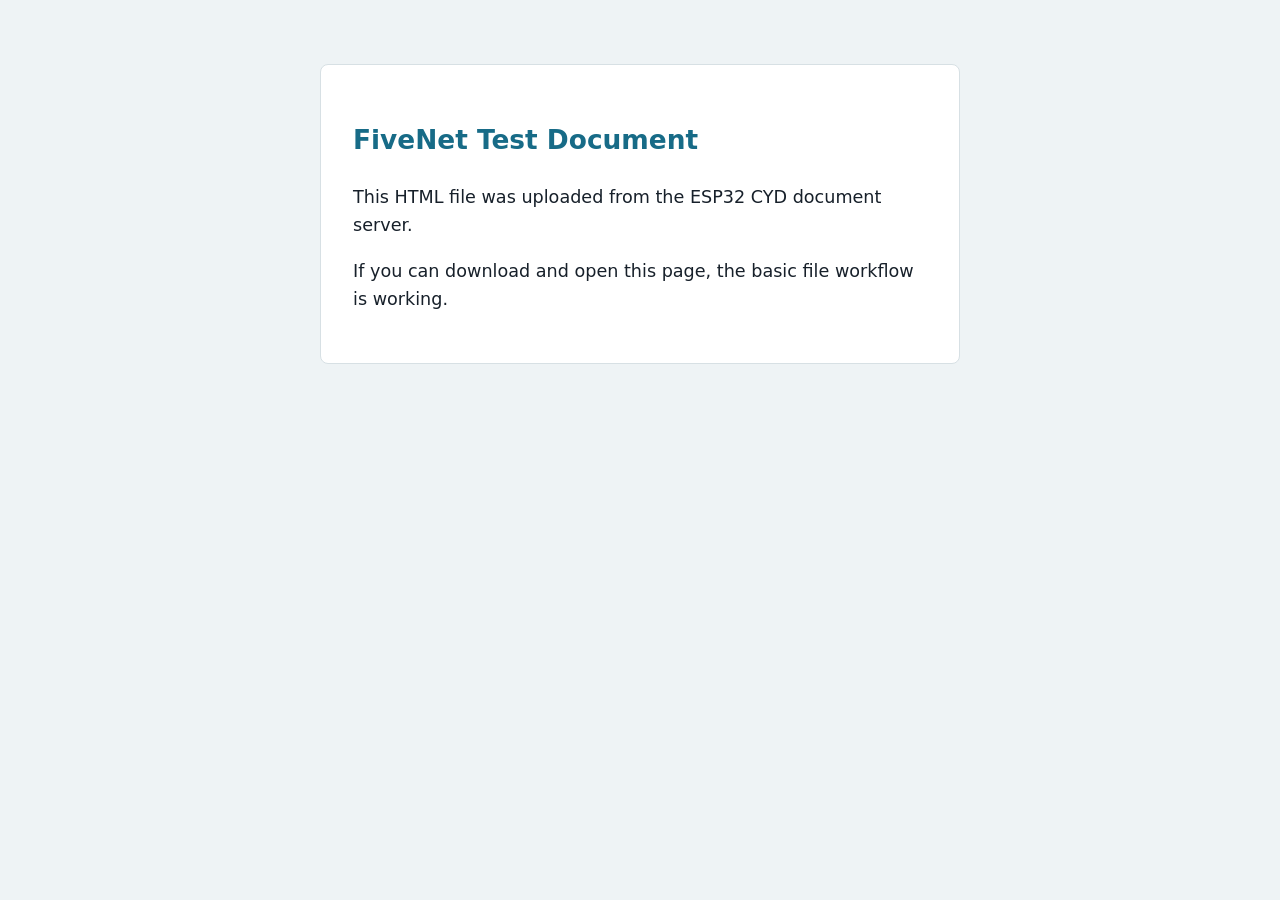
<file: CYD-DocumentServer/index.html>
<!doctype html>
<html lang="en">
<head>
  <meta charset="utf-8">
  <meta name="viewport" content="width=device-width, initial-scale=1">
  <title>FiveNet Test Document</title>
  <style>
    body {
      max-width: 40rem;
      margin: 4rem auto;
      padding: 0 1.5rem;
      color: #17202a;
      background: #eef3f5;
      font: 1.1rem/1.6 system-ui, sans-serif;
    }
    article {
      padding: 2rem;
      background: white;
      border: 1px solid #d7e0e4;
      border-radius: 8px;
    }
    h1 { color: #176b87; }
  </style>
</head>
<body>
  <article>
    <h1>FiveNet Test Document</h1>
    <p>This HTML file was uploaded from the ESP32 CYD document server.</p>
    <p>If you can download and open this page, the basic file workflow is working.</p>
  </article>
</body>
</html>
</file>
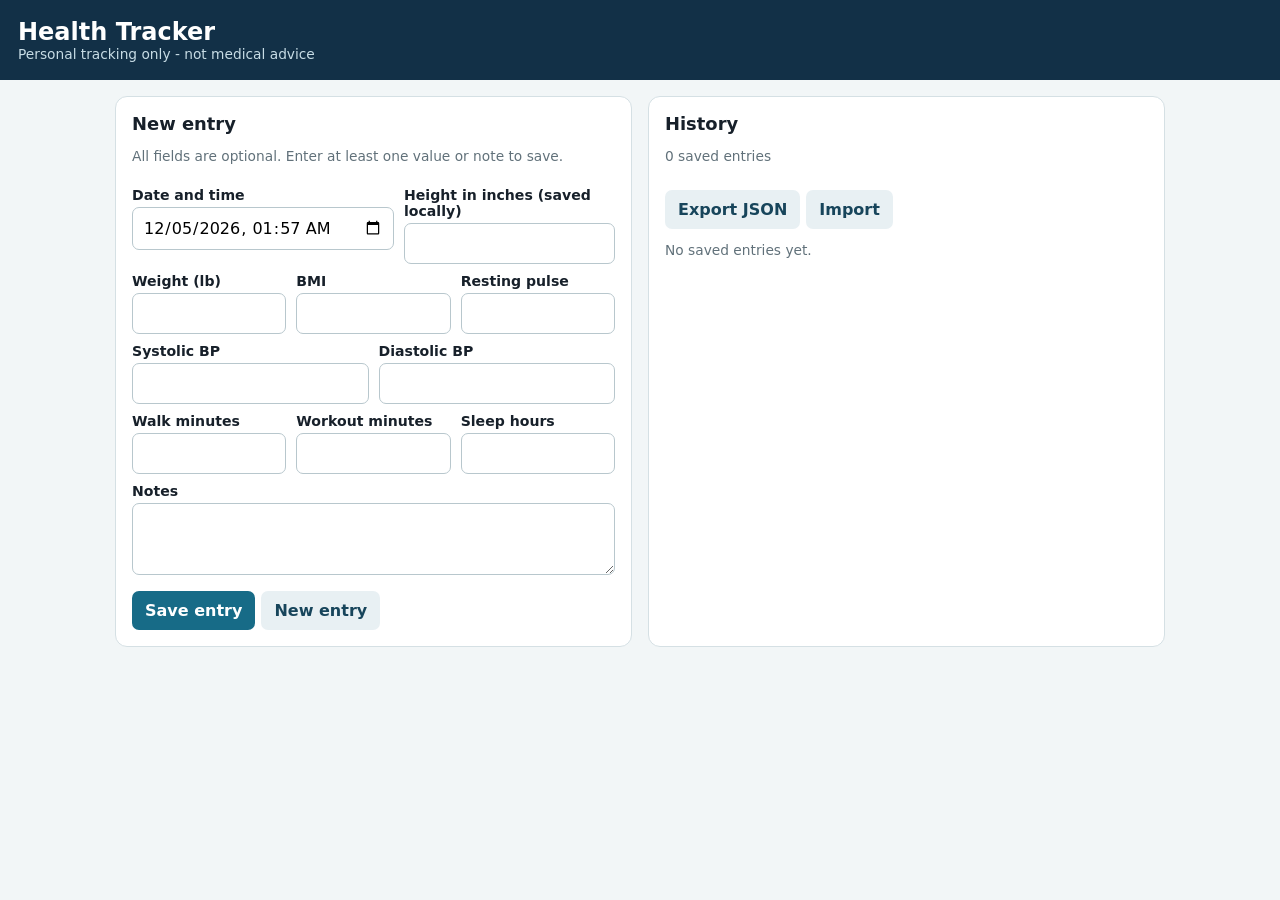
<file: HealthTracker/index.html>
<!doctype html>
<html>
  <head>
    <meta charset="utf-8" />
    <meta name="viewport" content="width=device-width,initial-scale=1" />
    <link rel="icon" href="data:," />
    <title>Health Tracker</title>
    <style>
      body {
        margin: 0;
        background: #f2f6f7;
        color: #17202a;
        font:
          16px system-ui,
          sans-serif;
      }
      header {
        background: #123047;
        color: #fff;
        padding: 18px;
      }
      h1 {
        margin: 0;
        font-size: 1.5rem;
      }
      main {
        max-width: 1050px;
        margin: auto;
        padding: 16px;
        display: grid;
        grid-template-columns: 1fr 1fr;
        gap: 16px;
      }
      .card {
        background: #fff;
        border: 1px solid #d5e0e4;
        border-radius: 12px;
        padding: 16px;
      }
      h2 {
        margin: 0 0 10px;
        font-size: 1.12rem;
      }
      label {
        display: block;
        font-weight: 700;
        font-size: 0.88rem;
        margin: 9px 0 4px;
      }
      input,
      textarea,
      button {
        font: inherit;
      }
      input,
      textarea {
        width: 100%;
        box-sizing: border-box;
        padding: 10px;
        border: 1px solid #b8c7cd;
        border-radius: 7px;
      }
      textarea {
        min-height: 72px;
      }
      .row {
        display: grid;
        grid-template-columns: 1fr 1fr;
        gap: 10px;
      }
      .three {
        grid-template-columns: repeat(3, 1fr);
      }
      button {
        border: 0;
        border-radius: 7px;
        padding: 10px 13px;
        background: #176b87;
        color: #fff;
        font-weight: 700;
        cursor: pointer;
        margin: 12px 6px 0 0;
      }
      .alt {
        background: #e8f0f3;
        color: #17455b;
      }
      .bad {
        background: #a43d3d;
      }
      .note {
        font-size: 0.86rem;
        color: #61717a;
      }
      .error {
        display: none;
        background: #fff4df;
        color: #805000;
        padding: 10px;
        border-radius: 7px;
        margin-top: 10px;
      }
      .error.show {
        display: block;
      }
      table {
        width: 100%;
        border-collapse: collapse;
        font-size: 0.9rem;
      }
      th,
      td {
        padding: 8px 5px;
        border-bottom: 1px solid #d5e0e4;
        text-align: left;
        vertical-align: top;
      }
      th {
        font-size: 0.72rem;
        color: #61717a;
      }
      @media (max-width: 720px) {
        main {
          grid-template-columns: 1fr;
          padding: 10px;
        }
        .row,
        .three {
          grid-template-columns: 1fr;
        }
      }
    </style>
  </head>
  <body>
    <header>
      <h1>Health Tracker</h1>
      <div class="note" style="color: #c7dce5">
        Personal tracking only - not medical advice
      </div>
    </header>
    <main>
      <section class="card">
        <h2>New entry</h2>
        <p class="note">
          All fields are optional. Enter at least one value or note to save.
        </p>
        <form id="entryForm">
          <div class="row">
            <div>
              <label>Date and time</label
              ><input id="when" type="datetime-local" required />
            </div>
            <div>
              <label>Height in inches (saved locally)</label
              ><input id="height" type="number" step=".1" min="1" />
            </div>
          </div>
          <div class="row three">
            <div>
              <label>Weight (lb)</label
              ><input id="weight" type="number" step=".1" min="1" />
            </div>
            <div><label>BMI</label><input id="bmi" readonly /></div>
            <div>
              <label>Resting pulse</label
              ><input id="pulse" type="number" min="1" />
            </div>
          </div>
          <div class="row">
            <div>
              <label>Systolic BP</label><input id="sys" type="number" min="1" />
            </div>
            <div>
              <label>Diastolic BP</label
              ><input id="dia" type="number" min="1" />
            </div>
          </div>
          <div class="row three">
            <div>
              <label>Walk minutes</label
              ><input id="walk" type="number" min="0" />
            </div>
            <div>
              <label>Workout minutes</label
              ><input id="workout" type="number" min="0" />
            </div>
            <div>
              <label>Sleep hours</label
              ><input id="sleep" type="number" min="0" step=".1" />
            </div>
          </div>
          <label>Notes</label><textarea id="notes"></textarea>
          <div id="error" class="error"></div>
          <button>Save entry</button
          ><button type="button" class="alt" id="new">New entry</button
          ><button type="button" class="bad" id="remove" style="display: none">
            Delete entry
          </button>
        </form>
      </section>
      <section class="card">
        <h2>History</h2>
        <p id="summary" class="note"></p>
        <button class="alt" id="export">Export JSON</button
        ><button class="alt" id="import">Import</button
        ><input
          id="file"
          type="file"
          accept="application/json"
          style="display: none"
        />
        <div id="list"></div>
      </section>
    </main>
    <script>
      (function () {
        var K = "cyd.health.compat.v1",
          H = "cyd.health.compat.height",
          $ = function (id) {
            return document.getElementById(id);
          },
          data = read(),
          edit = null;
        function read() {
          try {
            return JSON.parse(localStorage.getItem(K)) || [];
          } catch (e) {
            return [];
          }
        }
        function id() {
          if (window.crypto && typeof window.crypto.randomUUID === "function") {
            return window.crypto.randomUUID();
          }
          return (
            Date.now().toString(36) +
            "-" +
            Math.random().toString(36).slice(2, 11)
          );
        }
        function value(n) {
          return $(n).value.trim();
        }
        function num(n) {
          var x = value(n);
          return x === "" ? null : Number(x);
        }
        function esc(s) {
          return String(s || "").replace(/[&<>]/g, function (c) {
            return c === "&" ? "&amp;" : c === "<" ? "&lt;" : "&gt;";
          });
        }
        function reset() {
          edit = null;
          $("entryForm").reset();
          $("when").value = new Date(
            Date.now() - new Date().getTimezoneOffset() * 60000,
          )
            .toISOString()
            .slice(0, 16);
          $("height").value = localStorage.getItem(H) || "";
          $("bmi").value = "";
          $("remove").style.display = "none";
          $("error").className = "error";
        }
        function calc() {
          var w = num("weight"),
            h = num("height");
          $("bmi").value = w && h ? ((w * 703) / (h * h)).toFixed(1) : "";
        }
        function draw() {
          data.sort(function (a, b) {
            return b.when.localeCompare(a.when);
          });
          $("summary").textContent =
            data.length + " saved entr" + (data.length === 1 ? "y" : "ies");
          $("list").innerHTML = data.length
            ? "<table><tr><th>Date</th><th>Weight/BMI</th><th>BP/Pulse</th><th>Activity</th><th>Notes</th></tr>" +
              data
                .map(function (r) {
                  return (
                    '<tr data-id="' +
                    r.id +
                    '"><td>' +
                    new Date(r.when).toLocaleString() +
                    "</td><td>" +
                    (r.weight == null ? "—" : r.weight + " lb") +
                    (r.bmi ? " / " + r.bmi : "") +
                    "</td><td>" +
                    (r.sys == null ? "—" : r.sys) +
                    "/" +
                    (r.dia == null ? "—" : r.dia) +
                    (r.pulse == null ? "" : " · " + r.pulse) +
                    "</td><td>" +
                    (r.walk == null ? "" : "Walk " + r.walk + "m ") +
                    (r.workout == null ? "" : "Work " + r.workout + "m ") +
                    (r.sleep == null ? "" : "Sleep " + r.sleep + "h") +
                    "</td><td>" +
                    esc(r.notes) +
                    "</td></tr>"
                  );
                })
                .join("") +
              "</table>"
            : '<p class="note">No saved entries yet.</p>';
          Array.prototype.forEach.call(
            document.querySelectorAll("tr[data-id]"),
            function (row) {
              row.onclick = function () {
                show(
                  data.filter(function (x) {
                    return x.id === row.getAttribute("data-id");
                  })[0],
                );
              };
            },
          );
        }
        function show(r) {
          edit = r.id;
          [
            "when",
            "weight",
            "pulse",
            "sys",
            "dia",
            "walk",
            "workout",
            "sleep",
            "notes",
          ].forEach(function (n) {
            $(n).value = r[n] == null ? "" : r[n];
          });
          $("height").value = localStorage.getItem(H) || "";
          $("bmi").value = r.bmi || "";
          $("remove").style.display = "inline-block";
          window.scrollTo(0, 0);
        }
        $("weight").oninput = calc;
        $("height").oninput = function () {
          localStorage.setItem(H, value("height"));
          calc();
        };
        $("entryForm").onsubmit = function (e) {
          e.preventDefault();
          var names = [
              "height",
              "weight",
              "pulse",
              "sys",
              "dia",
              "walk",
              "workout",
              "sleep",
              "notes",
            ],
            has = names.some(function (n) {
              return value(n) !== "";
            });
          if (!has) {
            $("error").textContent =
              "Enter at least one value or note before saving.";
            $("error").className = "error show";
            return;
          }
          var r = {
            when: value("when"),
            weight: num("weight"),
            bmi: value("bmi") || null,
            pulse: num("pulse"),
            sys: num("sys"),
            dia: num("dia"),
            walk: num("walk"),
            workout: num("workout"),
            sleep: num("sleep"),
            notes: value("notes"),
          };
          if ((r.sys == null) !== (r.dia == null)) {
            $("error").textContent =
              "Enter both systolic and diastolic for blood pressure.";
            $("error").className = "error show";
            return;
          }
          if (edit) {
            data.forEach(function (x) {
              if (x.id === edit) Object.assign(x, r);
            });
          } else {
            r.id = id();
            data.push(r);
          }
          localStorage.setItem(K, JSON.stringify(data));
          draw();
          reset();
        };
        $("new").onclick = reset;
        $("remove").onclick = function () {
          if (edit && confirm("Delete this entry?")) {
            data = data.filter(function (x) {
              return x.id !== edit;
            });
            localStorage.setItem(K, JSON.stringify(data));
            draw();
            reset();
          }
        };
        $("export").onclick = function () {
          var a = document.createElement("a"),
            b = new Blob(
              [
                JSON.stringify(
                  { entries: data, height: localStorage.getItem(H) },
                  null,
                  2,
                ),
              ],
              { type: "application/json" },
            );
          a.href = URL.createObjectURL(b);
          a.download = "health-tracker-backup.json";
          a.click();
        };
        $("import").onclick = function () {
          $("file").click();
        };
        $("file").onchange = function (e) {
          var f = e.target.files[0],
            r = new FileReader();
          if (!f) return;
          r.onload = function () {
            try {
              var x = JSON.parse(r.result);
              if (!Array.isArray(x.entries)) throw 0;
              if (confirm("Replace current entries?")) {
                data = x.entries;
                localStorage.setItem(K, JSON.stringify(data));
                if (x.height) localStorage.setItem(H, x.height);
                draw();
                reset();
              }
            } catch (z) {
              alert("Invalid backup file.");
            }
          };
          r.readAsText(f);
        };
        reset();
        draw();
      })();
    </script>
  </body>
</html>
</file>
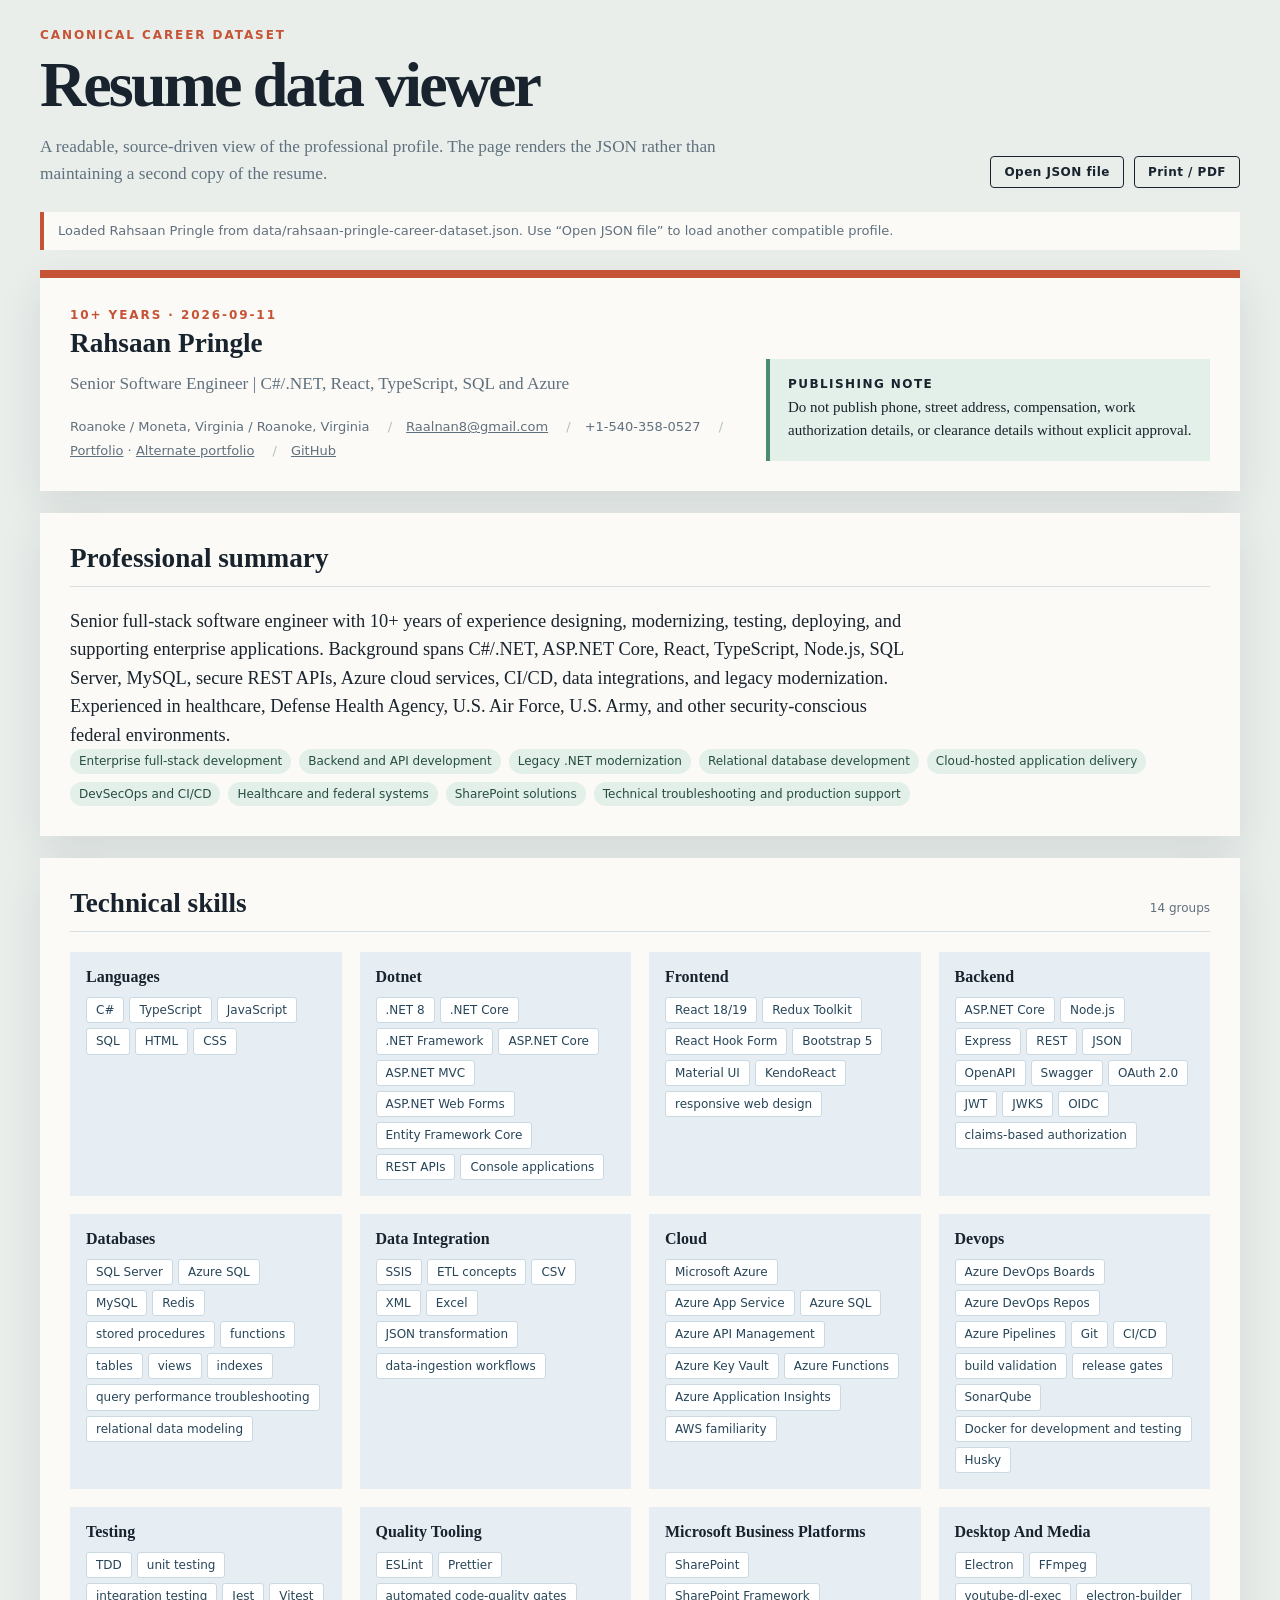
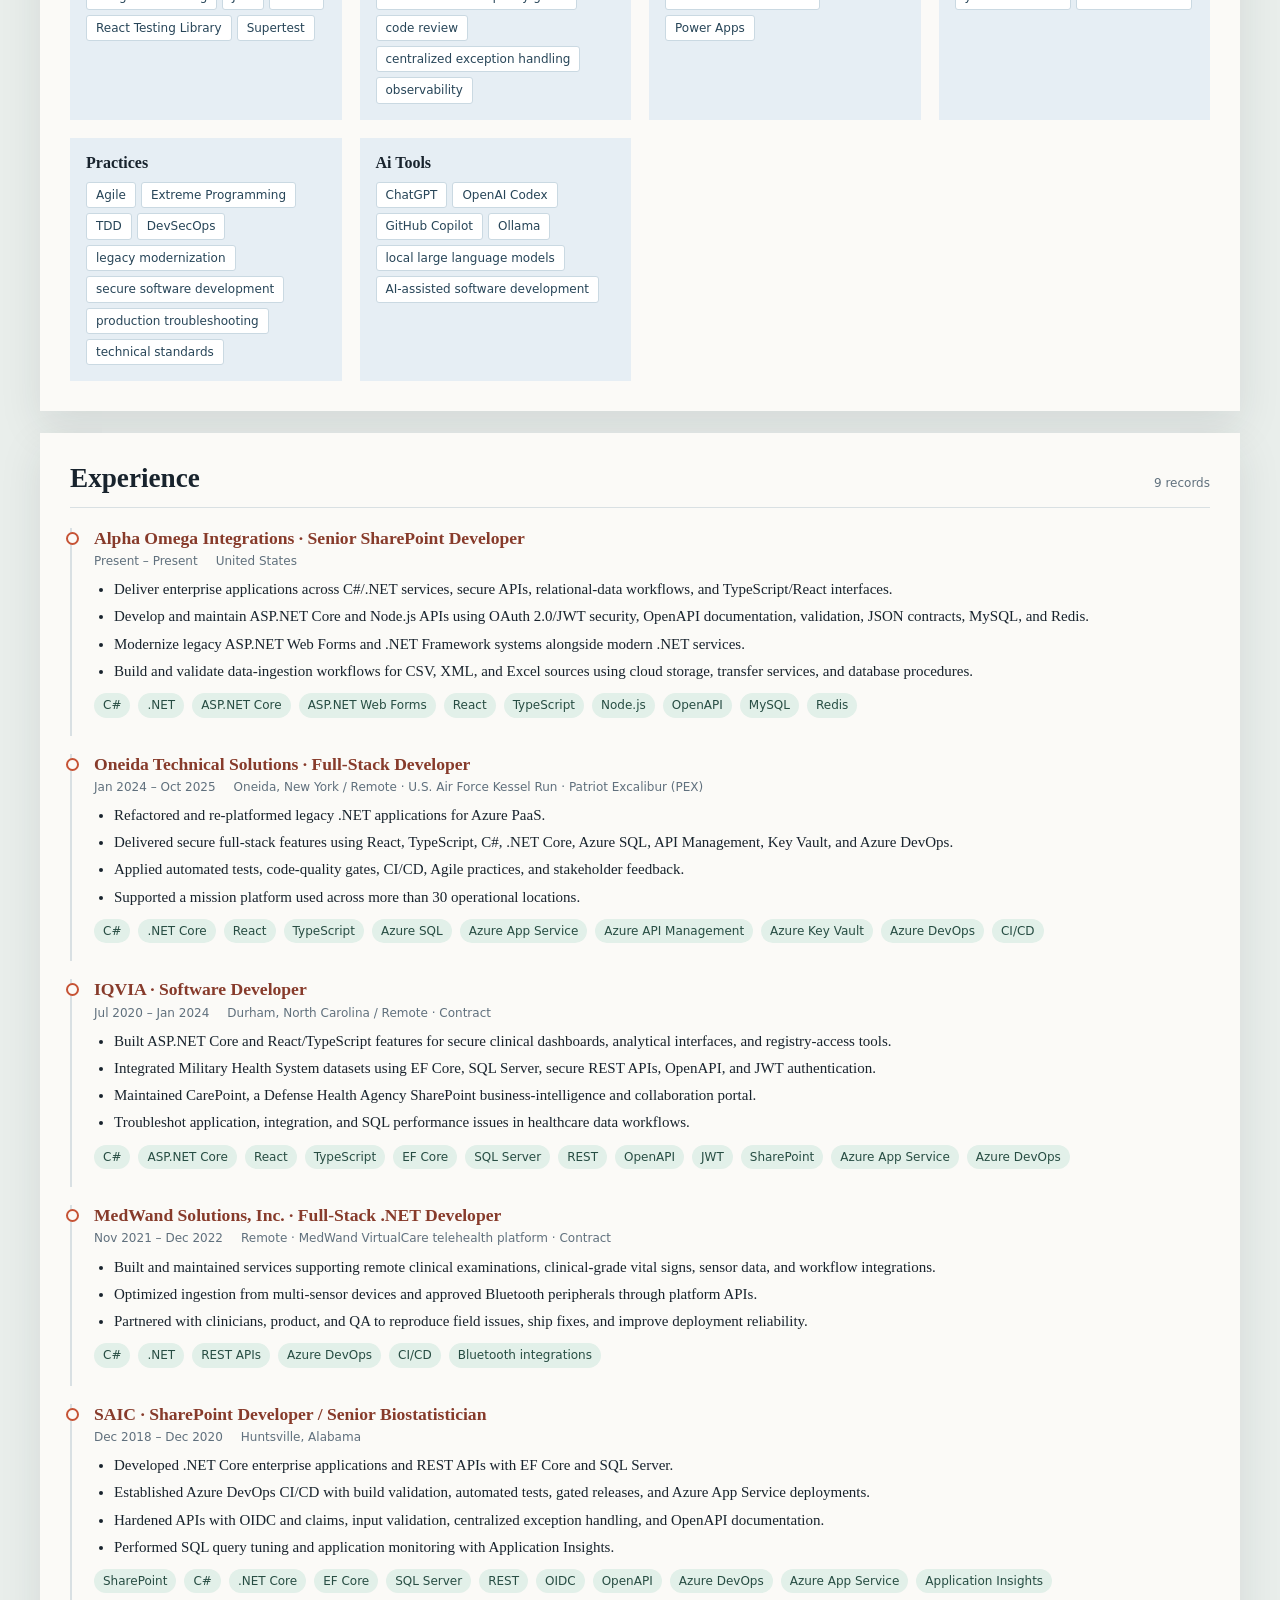
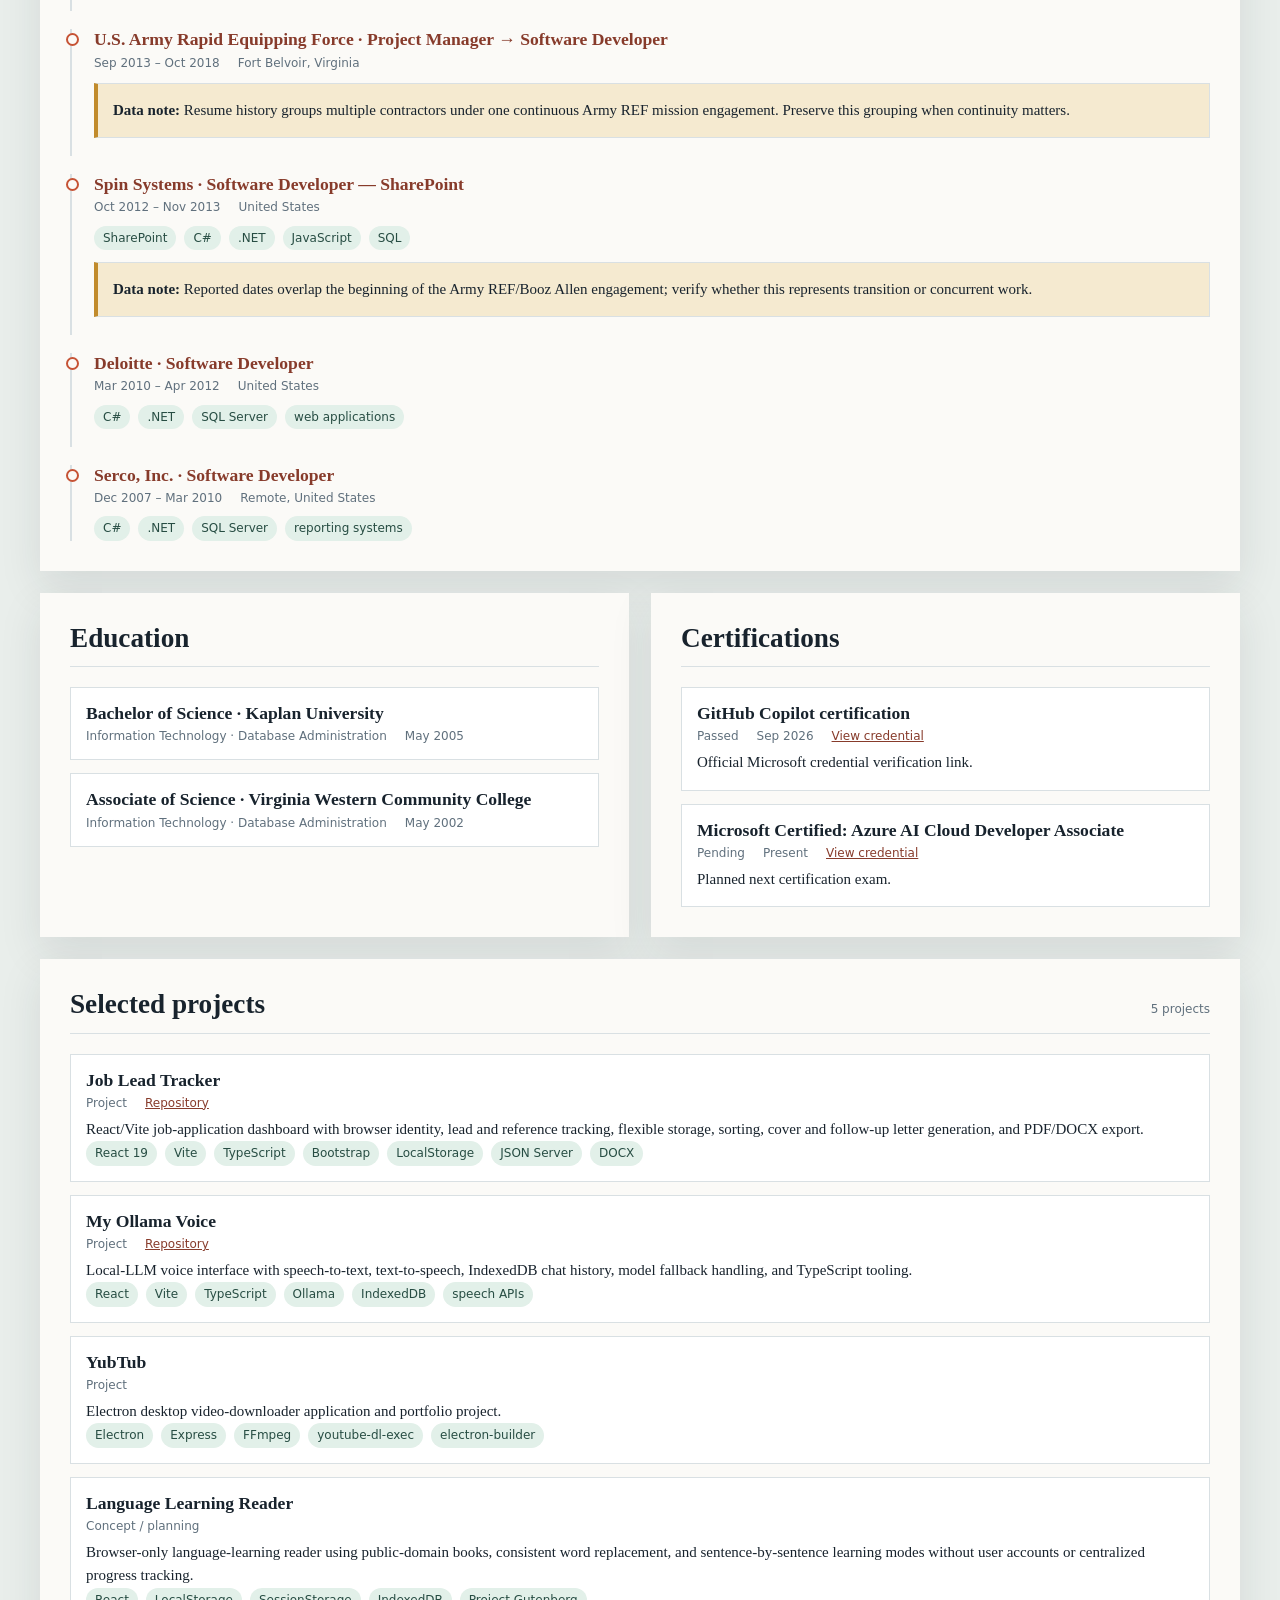
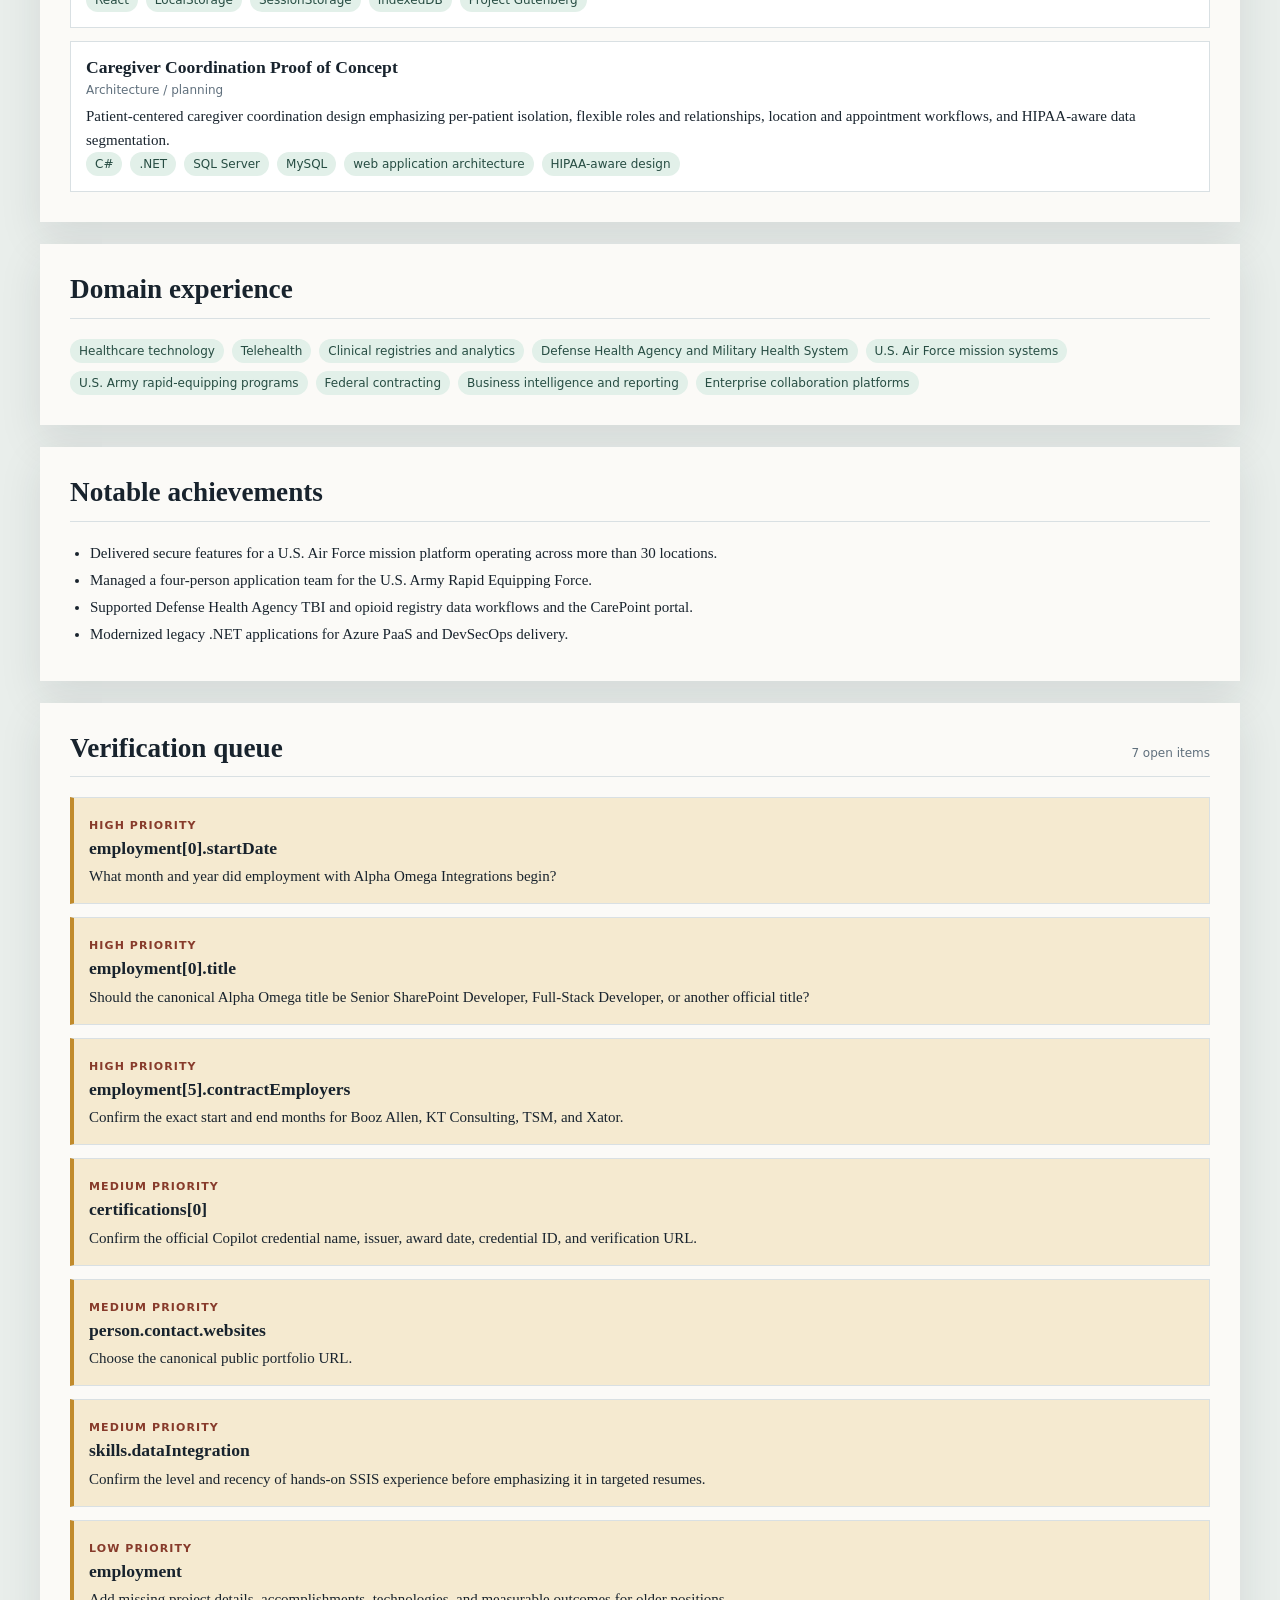
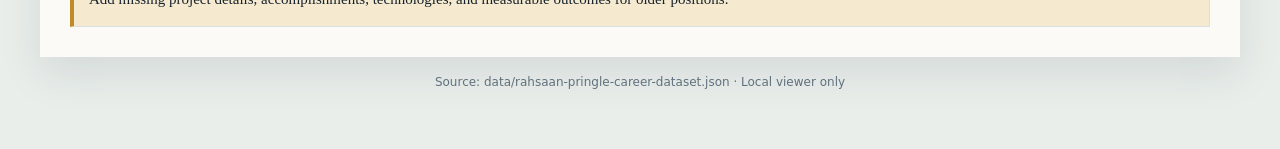
<file: resume-data-viewer/index.html>
<!doctype html>
<html lang="en">
<head>
  <meta charset="utf-8">
  <meta name="viewport" content="width=device-width, initial-scale=1">
  <title>Resume Data Viewer</title>
  <style>
    :root {
      --ink: #18232d;
      --muted: #60707d;
      --paper: #fbfaf7;
      --panel: #ffffff;
      --line: #d9e0e3;
      --accent: #c65335;
      --accent-dark: #873b2b;
      --mint: #e2f0e9;
      --blue: #e6eef4;
      --gold: #f5ead0;
      --shadow: 0 16px 40px rgba(29, 42, 50, .10);
    }

    * { box-sizing: border-box; }
    body { margin: 0; color: var(--ink); background: #e9eeeb; font: 15px/1.55 Georgia, 'Times New Roman', serif; }
    button, input { font: inherit; }
    a { color: var(--accent-dark); }
    .shell { max-width: 1240px; margin: 0 auto; padding: 28px 20px 60px; }
    .masthead { display: flex; justify-content: space-between; align-items: flex-end; gap: 24px; margin-bottom: 24px; }
    .eyebrow { margin: 0 0 6px; color: var(--accent); font: 700 12px/1.2 system-ui, sans-serif; letter-spacing: .16em; text-transform: uppercase; }
    h1, h2, h3 { margin: 0; font-family: Georgia, 'Times New Roman', serif; line-height: 1.15; }
    h1 { max-width: 760px; font-size: clamp(2.2rem, 5vw, 4.5rem); letter-spacing: -.045em; }
    h2 { font-size: 1.7rem; }
    h3 { font-size: 1.1rem; }
    .lede { max-width: 720px; margin: 12px 0 0; color: var(--muted); font-size: 1.08rem; }
    .toolbar { display: flex; align-items: center; justify-content: flex-end; gap: 10px; flex-wrap: wrap; }
    .button, .file-label { border: 1px solid var(--ink); border-radius: 4px; padding: 9px 13px; color: var(--paper); background: var(--ink); cursor: pointer; font: 700 12px/1 system-ui, sans-serif; letter-spacing: .04em; }
    .button.secondary, .file-label { color: var(--ink); background: transparent; }
    .button:hover, .file-label:hover { background: var(--accent); border-color: var(--accent); color: #fff; }
    #file-input { display: none; }
    .status { margin: 0 0 20px; padding: 10px 14px; border-left: 4px solid var(--accent); color: var(--muted); background: var(--paper); font: 13px/1.4 system-ui, sans-serif; }
    .status.error { color: #8d241d; background: #f9e8e4; }
    .hero, .section { padding: 30px; background: var(--paper); box-shadow: var(--shadow); }
    .hero { display: grid; grid-template-columns: 1.5fr 1fr; gap: 30px; align-items: end; margin-bottom: 22px; border-top: 8px solid var(--accent); }
    .contact { display: flex; gap: 6px 14px; flex-wrap: wrap; margin-top: 20px; color: var(--muted); font: 13px/1.4 system-ui, sans-serif; }
    .contact a { color: inherit; }
    .contact span::after { content: ' /'; margin-left: 14px; color: #b3bfbe; }
    .contact span:last-child::after { content: ''; margin: 0; }
    .identity-note { padding: 18px; background: var(--mint); border-left: 4px solid #4d8b70; }
    .identity-note strong { display: block; margin-bottom: 5px; font: 700 12px/1.2 system-ui, sans-serif; letter-spacing: .12em; text-transform: uppercase; }
    .grid { display: grid; grid-template-columns: repeat(12, 1fr); gap: 22px; }
    .section { grid-column: span 12; }
    .section.half { grid-column: span 6; }
    .section-header { display: flex; justify-content: space-between; gap: 16px; align-items: baseline; padding-bottom: 12px; margin-bottom: 20px; border-bottom: 1px solid var(--line); }
    .section-header small { color: var(--muted); font: 12px system-ui, sans-serif; }
    .summary { max-width: 850px; margin: 0; font-size: 1.15rem; }
    .pills { display: flex; flex-wrap: wrap; gap: 8px; }
    .pill { padding: 5px 9px; border-radius: 999px; color: #274d43; background: var(--mint); font: 12px/1.2 system-ui, sans-serif; }
    .skill-grid { display: grid; grid-template-columns: repeat(auto-fit, minmax(230px, 1fr)); gap: 18px; }
    .skill-group { padding: 16px; background: var(--blue); }
    .skill-group h3 { margin-bottom: 10px; font-size: 1rem; }
    .skill-group .pills { gap: 5px; }
    .skill-group .pill { color: #274558; background: #fff; border: 1px solid #cad9e2; border-radius: 3px; }
    .timeline { display: grid; gap: 18px; }
    .job { position: relative; padding: 0 0 18px 22px; border-left: 2px solid var(--line); }
    .job::before { content: ''; position: absolute; top: 4px; left: -6px; width: 9px; height: 9px; border: 2px solid var(--accent); border-radius: 50%; background: var(--paper); }
    .job:last-child { padding-bottom: 0; }
    .job h3 { color: var(--accent-dark); }
    .meta { display: flex; gap: 8px 18px; flex-wrap: wrap; margin: 5px 0 9px; color: var(--muted); font: 12px/1.35 system-ui, sans-serif; }
    .job ul, .clean-list { margin: 8px 0 0; padding-left: 20px; }
    .job li, .clean-list li { margin: 4px 0; }
    .job .pills { margin-top: 10px; }
    .card-list { display: grid; gap: 13px; }
    .card { padding: 15px; border: 1px solid var(--line); background: #fff; }
    .card h3 { margin-bottom: 4px; }
    .card p { margin: 7px 0 0; }
    .card .meta { margin-bottom: 0; }
    .warn { border-left: 4px solid #c18b2c; background: var(--gold); }
    .priority { display: inline-block; margin-bottom: 7px; color: var(--accent-dark); font: 700 11px/1 system-ui, sans-serif; letter-spacing: .1em; text-transform: uppercase; }
    .empty { color: var(--muted); }
    footer { padding: 18px 0 0; color: var(--muted); font: 12px system-ui, sans-serif; text-align: center; }
    @media (max-width: 780px) { .masthead, .hero { display: block; } .toolbar { justify-content: flex-start; margin-top: 18px; } .hero, .section { padding: 22px; } .section.half { grid-column: span 12; } .identity-note { margin-top: 22px; } }
    @media print { body { background: #fff; } .shell { max-width: none; padding: 0; } .toolbar, .status { display: none; } .hero, .section { box-shadow: none; } .section, .hero { break-inside: avoid; } }
  </style>
</head>
<body>
  <main class="shell">
    <div class="masthead">
      <div>
        <p class="eyebrow">Canonical career dataset</p>
        <h1>Resume data viewer</h1>
        <p class="lede">A readable, source-driven view of the professional profile. The page renders the JSON rather than maintaining a second copy of the resume.</p>
      </div>
      <div class="toolbar">
        <label class="file-label" for="file-input">Open JSON file</label>
        <input id="file-input" type="file" accept="application/json,.json">
        <button class="button secondary" type="button" id="print-button">Print / PDF</button>
      </div>
    </div>
    <p class="status" id="status">Loading the career dataset...</p>
    <div id="app"></div>
    <footer>Source: data/rahsaan-pringle-career-dataset.json · Local viewer only</footer>
  </main>
  <script>
    const dataPath = 'data/rahsaan-pringle-career-dataset.json';
    const app = document.querySelector('#app');
    const status = document.querySelector('#status');
    const escapeHtml = (value) => String(value ?? '').replace(/[&<>'"]/g, (character) => ({ '&': '&amp;', '<': '&lt;', '>': '&gt;', "'": '&#39;', '"': '&quot;' }[character]));
    const formatDate = (value) => {
      if (!value) return 'Present';
      const [year, month, day] = value.split('-');
      const date = new Date(Number(year), Number(month || 1) - 1, Number(day || 1));
      return date.toLocaleDateString('en-US', { month: 'short', year: 'numeric' });
    };
    const list = (items, className = 'clean-list') => items?.length ? `<ul class="${className}">${items.map((item) => `<li>${escapeHtml(item)}</li>`).join('')}</ul>` : '';
    const pills = (items) => items?.length ? `<div class="pills">${items.map((item) => `<span class="pill">${escapeHtml(item)}</span>`).join('')}</div>` : '';
    const section = (title, body, count = '') => `<section class="section"><div class="section-header"><h2>${title}</h2>${count ? `<small>${count}</small>` : ''}</div>${body}</section>`;

    function render(profile) {
      const person = profile.person;
      const identity = profile.professionalIdentity;
      const contact = person.contact;
      const jobs = profile.employment || [];
      const skillGroups = Object.entries(profile.skills || {});
      const websites = contact.websites || [];
      const profiles = contact.profiles || [];
      const email = contact.primaryEmail;
      const phone = contact.phone;
      const locations = person.locations?.map((location) => location.marketLabel).filter(Boolean).slice(0, 2).join(' / ');
      const experience = jobs.map((job) => {
        const title = job.title || job.titleProgression?.join(' → ') || 'Career engagement';
        const employer = job.employer || job.engagement || 'Independent engagement';
        const dates = `${formatDate(job.startDate)} – ${job.current ? 'Present' : formatDate(job.endDate)}`;
        const context = [job.location, job.client, job.program, job.employmentType].filter(Boolean).map(escapeHtml).join(' · ');
        const details = [...(job.responsibilities || []), ...(job.achievements || [])];
        const warnings = [job.overlapWarning, job.endDateWarning, job.notes].filter(Boolean);
        return `<article class="job"><h3>${escapeHtml(employer)} · ${escapeHtml(title)}</h3><div class="meta"><span>${escapeHtml(dates)}</span>${context ? `<span>${context}</span>` : ''}</div>${list(details)}${pills(job.technologies)}${warnings.length ? `<div class="card warn" style="margin-top:12px"><strong>Data note:</strong> ${warnings.map(escapeHtml).join(' ')}</div>` : ''}</article>`;
      }).join('');
      const skills = skillGroups.map(([name, values]) => `<div class="skill-group"><h3>${escapeHtml(name.replace(/([A-Z])/g, ' $1').replace(/^./, (letter) => letter.toUpperCase()))}</h3>${pills(values)}</div>`).join('');
      const education = (profile.education || []).map((item) => `<article class="card"><h3>${escapeHtml(item.degree)} · ${escapeHtml(item.institution)}</h3><div class="meta"><span>${escapeHtml(item.field)}${item.concentration ? ` · ${escapeHtml(item.concentration)}` : ''}</span><span>${escapeHtml(formatDate(item.graduationDate))}</span></div></article>`).join('');
      const certifications = (profile.certifications || []).map((item) => `<article class="card"><h3>${escapeHtml(item.name)}</h3><div class="meta"><span>${escapeHtml(item.status || 'Reported')}</span><span>${escapeHtml(formatDate(item.date))}</span>${item.verificationUrl ? `<a href="${escapeHtml(item.verificationUrl)}" target="_blank" rel="noreferrer">View credential</a>` : ''}</div>${item.verificationNotes ? `<p>${escapeHtml(item.verificationNotes)}</p>` : ''}</article>`).join('');
      const projects = (profile.projects || []).map((item) => `<article class="card"><h3>${escapeHtml(item.name)}</h3><div class="meta"><span>${escapeHtml(item.status || 'Project')}</span>${item.repository ? `<a href="${escapeHtml(item.repository)}" target="_blank" rel="noreferrer">Repository</a>` : ''}</div><p>${escapeHtml(item.description)}</p>${pills(item.technologies)}</article>`).join('');
      const verification = (profile.verificationQueue || []).map((item) => `<article class="card warn"><span class="priority">${escapeHtml(item.priority)} priority</span><h3>${escapeHtml(item.field)}</h3><p>${escapeHtml(item.question)}</p></article>`).join('');
      const websitesHtml = websites.map((site) => `<a href="${escapeHtml(site.url)}" target="_blank" rel="noreferrer">${escapeHtml(site.label)}</a>`).join(' · ');
      const profilesHtml = profiles.map((profileLink) => `<a href="${escapeHtml(profileLink.url)}" target="_blank" rel="noreferrer">${escapeHtml(profileLink.platform)}</a>`).join(' · ');

      app.innerHTML = `<section class="hero"><div><p class="eyebrow">${escapeHtml(identity.yearsExperience?.display || '')} · ${escapeHtml(profile.generatedOn || '')}</p><h2>${escapeHtml(person.preferredProfessionalName || person.fullName)}</h2><p class="lede">${escapeHtml(identity.headline)}</p><div class="contact"><span>${escapeHtml(locations)}</span><span><a href="mailto:${escapeHtml(email)}">${escapeHtml(email)}</a></span><span>${escapeHtml(phone)}</span><span>${websitesHtml}</span><span>${profilesHtml}</span></div></div><aside class="identity-note"><strong>Publishing note</strong><span>${escapeHtml(profile.dataPolicy?.publicPublishingWarning?.[0] || 'Review sensitive details before publishing.')}</span></aside></section><div class="grid">${section('Professional summary', `<p class="summary">${escapeHtml(identity.summary)}</p>${pills(identity.specialties)}`)}${section('Technical skills', `<div class="skill-grid">${skills}</div>`, `${skillGroups.length} groups`)}${section('Experience', `<div class="timeline">${experience}</div>`, `${jobs.length} records`)}<section class="section half"><div class="section-header"><h2>Education</h2></div><div class="card-list">${education || '<p class="empty">No education records.</p>'}</div></section><section class="section half"><div class="section-header"><h2>Certifications</h2></div><div class="card-list">${certifications || '<p class="empty">No certification records.</p>'}</div></section>${section('Selected projects', `<div class="card-list">${projects}</div>`, `${(profile.projects || []).length} projects`)}${section('Domain experience', pills(profile.domainExperience))}${section('Notable achievements', list((profile.notableAchievements || []).map((item) => item.statement)))}${section('Verification queue', `<div class="card-list">${verification || '<p class="empty">No outstanding verification items.</p>'}</div>`, `${(profile.verificationQueue || []).length} open items`)}</div>`;
      status.textContent = `Loaded ${profile.person?.fullName || 'career dataset'} from ${dataPath}. Use “Open JSON file” to load another compatible profile.`;
      status.classList.remove('error');
    }

    async function loadFromPath() {
      try {
        const response = await fetch(dataPath);
        if (!response.ok) throw new Error(`HTTP ${response.status}`);
        render(await response.json());
      } catch (error) {
        status.textContent = 'The browser could not fetch the JSON automatically. Choose the dataset with “Open JSON file”, or serve the folder over a local web server.';
        status.classList.add('error');
      }
    }

    document.querySelector('#file-input').addEventListener('change', (event) => {
      const file = event.target.files[0];
      if (!file) return;
      const reader = new FileReader();
      reader.onload = () => {
        try { render(JSON.parse(reader.result)); }
        catch { status.textContent = 'That file is not valid JSON.'; status.classList.add('error'); }
      };
      reader.readAsText(file);
    });
    document.querySelector('#print-button').addEventListener('click', () => window.print());
    loadFromPath();
  </script>
</body>
</html>
</file>
